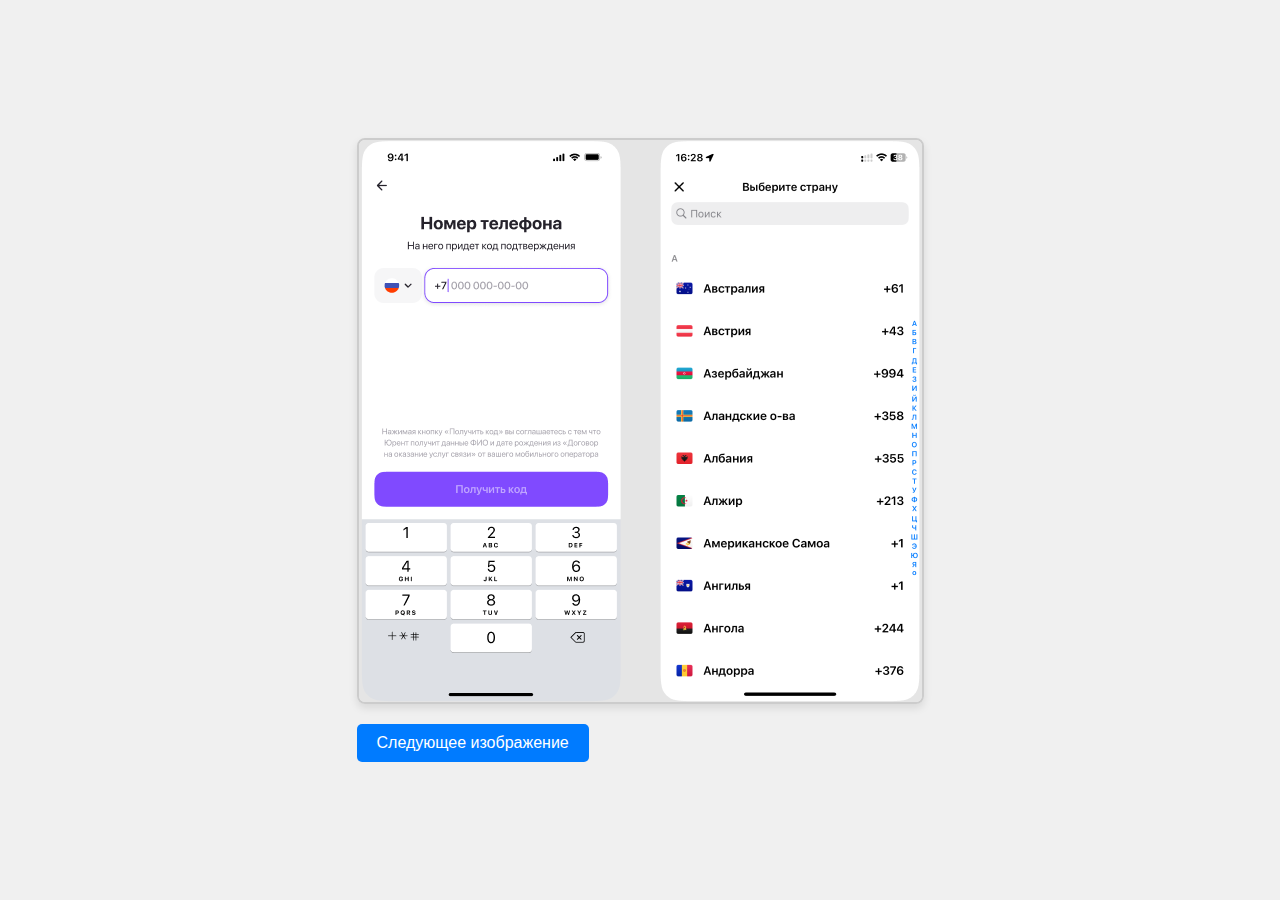
<file: index.html>
<!DOCTYPE html>
<html lang="ru">
<head>
    <meta charset="UTF-8">
    <meta name="viewport" content="width=device-width, initial-scale=1.0">
    <title>Тестовое задание</title>
    <link rel="stylesheet" href="css/styles.css">
</head>
<body>
    <main>
        <img class="slide active" src="images/1.png" alt="Image1">
        <img class="slide" src="images/2.png" alt="Image2">
        <img class="slide" src="images/3.jpg" alt="Image3"> <!-- Новая картинка -->
        <button id="nextButton">Следующее изображение</button>
    </main>
    <script src="js/scripts.js"></script>
</body>
</html>
</file>
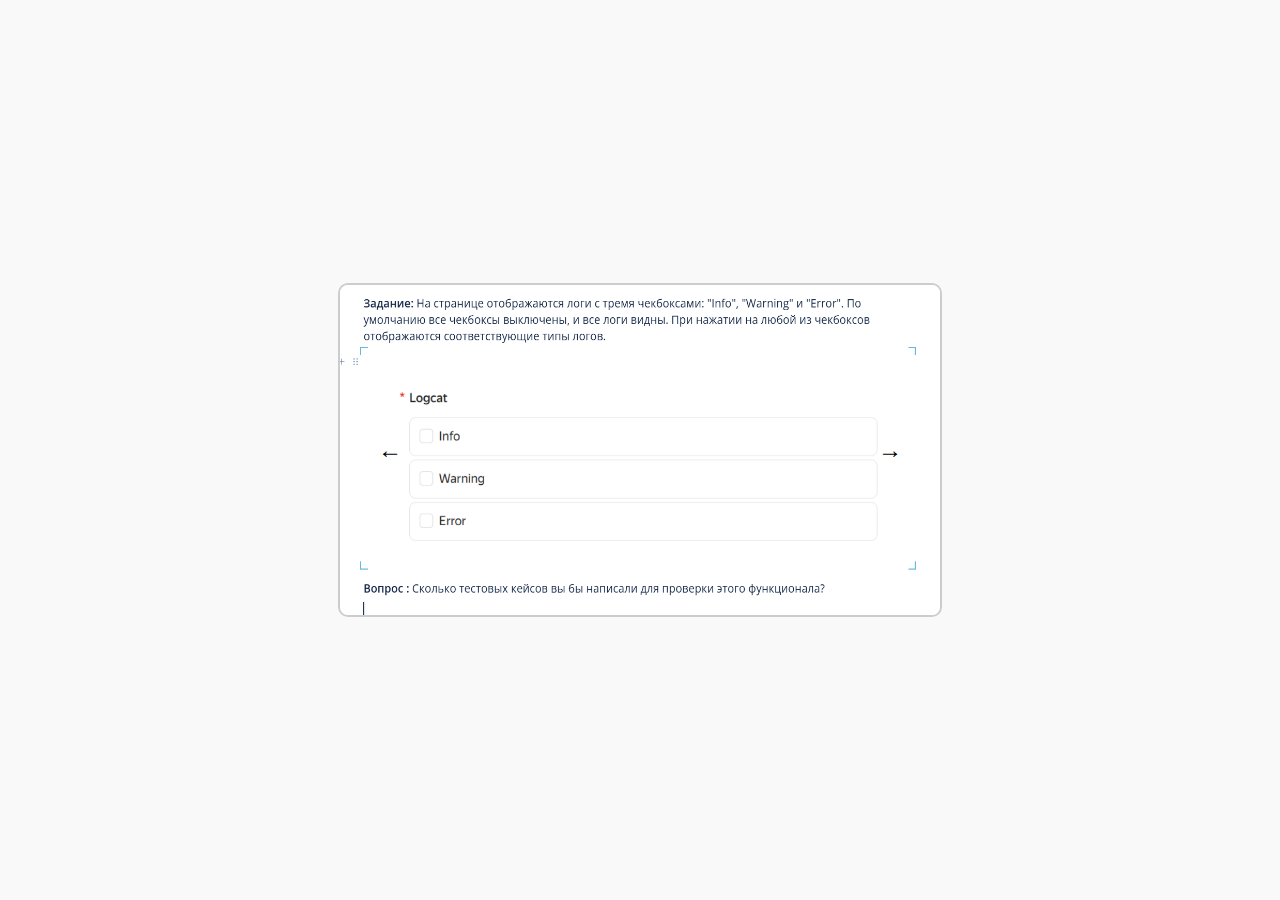
<file: slider..html>
<!DOCTYPE html>
<html lang="ru">
<head>
    <meta charset="UTF-8">
    <meta name="viewport" content="width=device-width, initial-scale=1.0">
    <title>Слайдер изображений</title>
    <style>
       body {
            font-family: Arial, sans-serif;
            background-color: #f9f9f9;
            display: flex;
            justify-content: center;
            align-items: center;
            height: 100vh;
            margin: 0;
        }
        .slider {
            position: relative;
            width: 600px;
            height: 250px; /* Уменьшенная высота контейнера */
            overflow: hidden;
            border: 2px solid #ccc;
            border-radius: 10px;
            padding-bottom: 80px; /* Добавляем отступ снизу для поля ввода */
        }
        .slide {
            position: absolute;
            width: 100%;
            height: 100%;
            opacity: 0;
            transition: opacity 0.5s ease;
        }
        .slide.active {
            opacity: 1;
        }
        .slide img {
            width: 100%; /* Заставляет изображение занимать всю ширину контейнера */
            height: auto; /* Сохраняет пропорции изображения */
            max-height: 100%; /* Ограничивает максимальную высоту изображения */
            object-fit: contain; /* Сохраняет пропорции и помещает изображение в контейнер */
        }
        .textarea-container {
            position: absolute;
            bottom: 30px; /* Расположение поля ввода, опустим его ниже */
            left: 80%;
            transform: translateX(-50%); /* Центрируем поле ввода */
            background-color: rgba(255, 255, 255, 0.8); /* Полупрозрачный фон */
            padding: 5px;
            border-radius: 5px;
            display: none; /* Скрываем по умолчанию */
        }
        .textarea-container textarea {
            width: 200px; /* Ширина текстовой области */
            height: 100px; /* Увеличиваем высоту текстовой области */
            padding: 2px;
            font-size: 10px;
            border: 1px solid #ccc;
            border-radius: 5px;
            resize: none; /* Запретить изменение размера текстовой области */
        }
        .buttons {
            position: absolute;
            top: 50%; /* Центрируем кнопки по вертикали */
            left: 0; /* Установим левую границу на 0 */
            right: 0; /* Установим правую границу на 0 */
            display: flex;
            justify-content: space-between; /* Распределяем кнопки по бокам */
            align-items: center; /* Центрируем кнопки по вертикали */
            transform: translateY(-50%); /* Сдвигаем кнопки вверх на половину их высоты */
            width: 100%; /* Ширина кнопок на 100% */
        }
        button {
            background: none;
            border: none;
            font-size: 24px;
            cursor: pointer;
            width: 60px; /* Увеличьте ширину кнопок */
            height: 60px; /* Увеличьте высоту кнопок */
            margin: 0 20px; /* Добавьте отступы между кнопками и краями */
        }
        button:hover {
            color: #007BFF;
        }
    </style>
</head>
<body>

    <div class="slider">
        <img src="images2/2.png" class="slide active" alt="Image 1"> <!-- Первое изображение -->
        <img src="images2/постман.png" class="slide" alt="Image 2"> <!-- Второе изображение -->
        <img src="images2/json.png" class="slide" alt="Image 3"> <!-- Третье изображение -->
        <div class="textarea-container">
            <textarea placeholder="Введите код"></textarea> <!-- Поле ввода кода -->
        </div>
        <div class="buttons">
            <button id="prevButton">&#8592;</button> <!-- Стрелка влево -->
            <button id="nextButton">&#8594;</button> <!-- Стрелка вправо -->
        </div>
    </div>

    <script>
        let currentSlide = 0;
        const slides = document.querySelectorAll('.slide');
        const textareaContainer = document.querySelector('.textarea-container');
        const nextButton = document.getElementById('nextButton');
        const prevButton = document.getElementById('prevButton');

       function updateSlide() {
            slides.forEach((slide, index) => {
                slide.classList.remove('active');
                if (index === currentSlide) {
                    slide.classList.add('active');
                }
            });

            // Отображаем или скрываем текстовое поле в зависимости от текущего слайда
            if (currentSlide === 2) { // Третий слайд (индекс 2)
                textareaContainer.style.display = 'block';
            } else {
                textareaContainer.style.display = 'none';
            }
        }

        // Обработчик события для кнопки "вперед"
        nextButton.addEventListener('click', () => {
            currentSlide = (currentSlide + 1) % slides.length; // Переход к следующему слайду
            updateSlide();
        });

        // Обработчик события для кнопки "назад"
        prevButton.addEventListener('click', () => {
            currentSlide = (currentSlide - 1 + slides.length) % slides.length; // Переход к предыдущему слайду
            updateSlide();
        });

        // Инициализация слайдера
        updateSlide();
    </script>

</body>
</html>
</file>
<file: css/styles.css>
body {
    font-family: Arial, sans-serif;
    margin: 0;
    padding: 0;
    display: flex;
    justify-content: center;
    align-items: center;
    height: 100vh;
    background-color: #f0f0f0;
    flex-direction: column;
}
.slide {
    max-width: 100%;
    height: auto;
    border: 2px solid #ccc;
    border-radius: 8px;
    box-shadow: 0 4px 8px rgba(0, 0, 0, 0.1);
    display: none;
}
.slide.active {
    display: block;
}
button {
    margin-top: 20px;
    padding: 10px 20px;
    font-size: 16px;
    cursor: pointer;
    background-color: #007BFF;
    color: white;
    border: none;
    border-radius: 5px;
}
button:hover {
    background-color: #0056b3;
}
</file>
